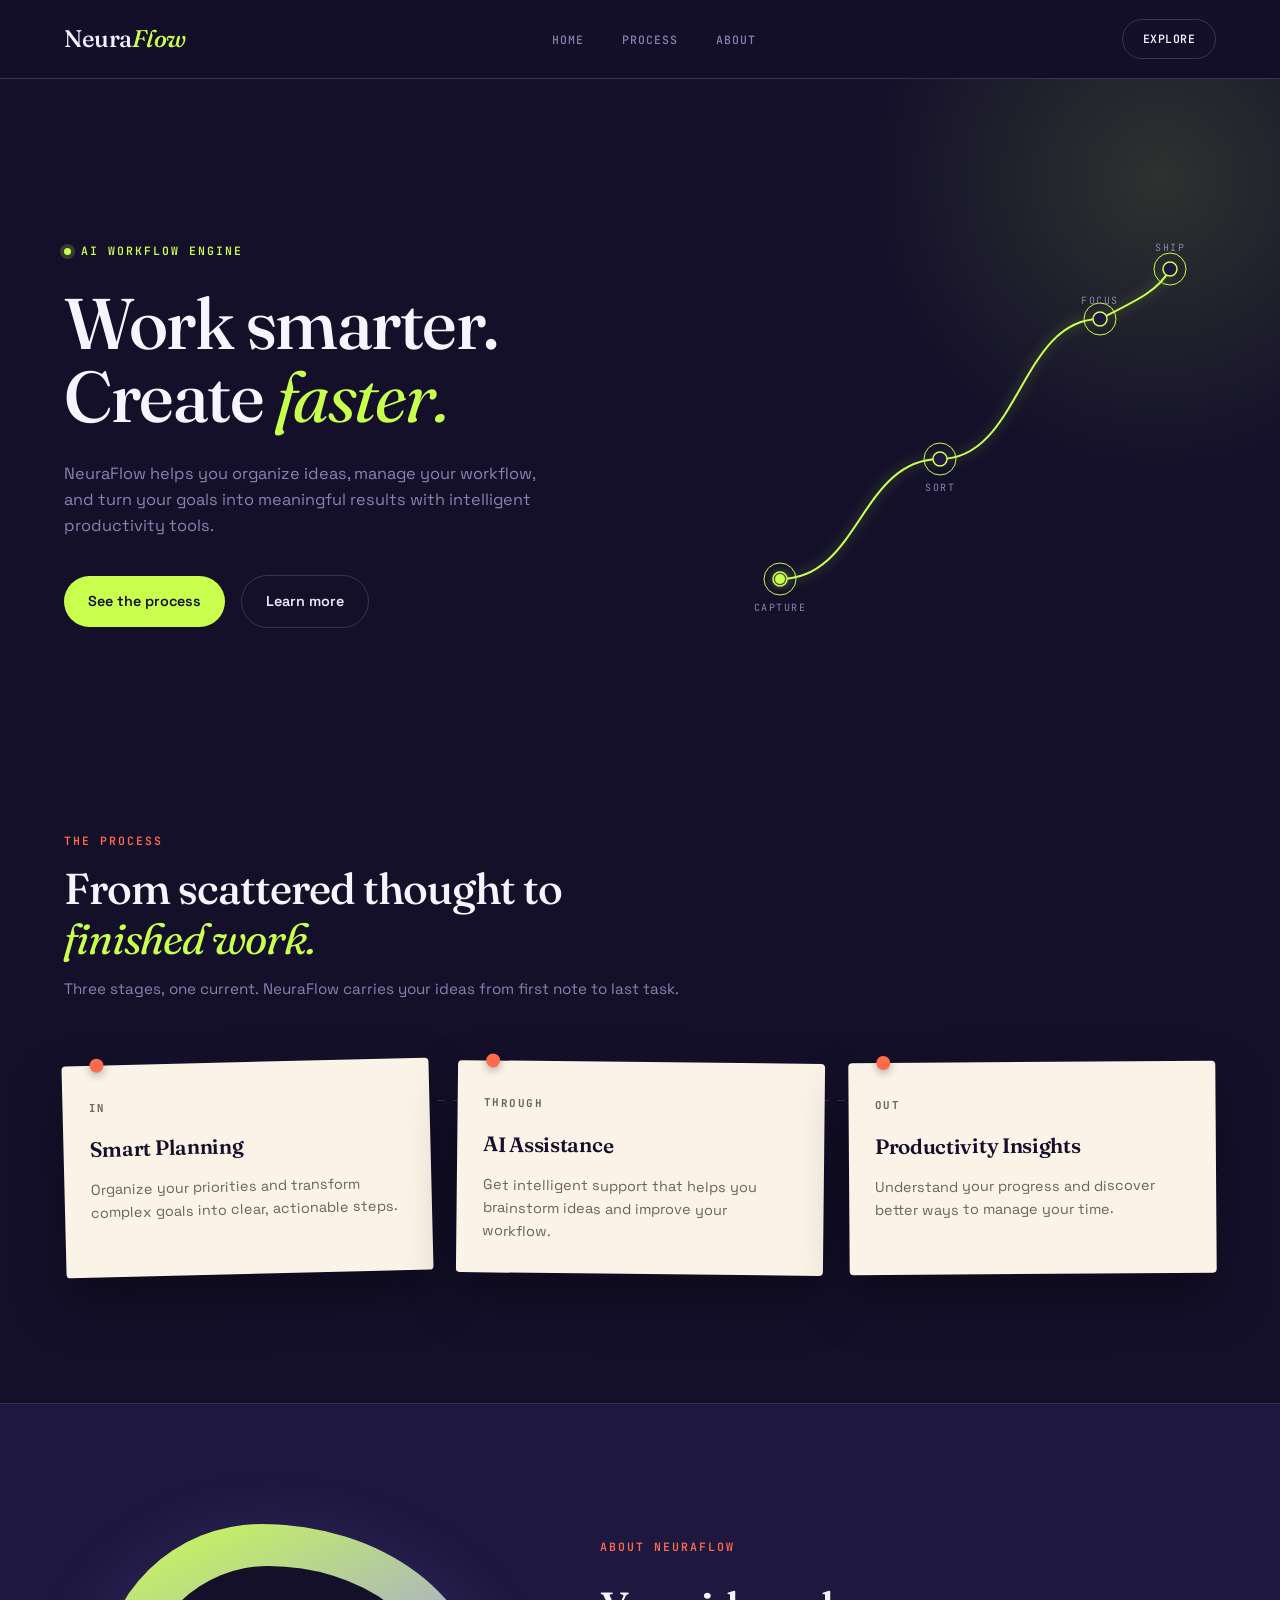
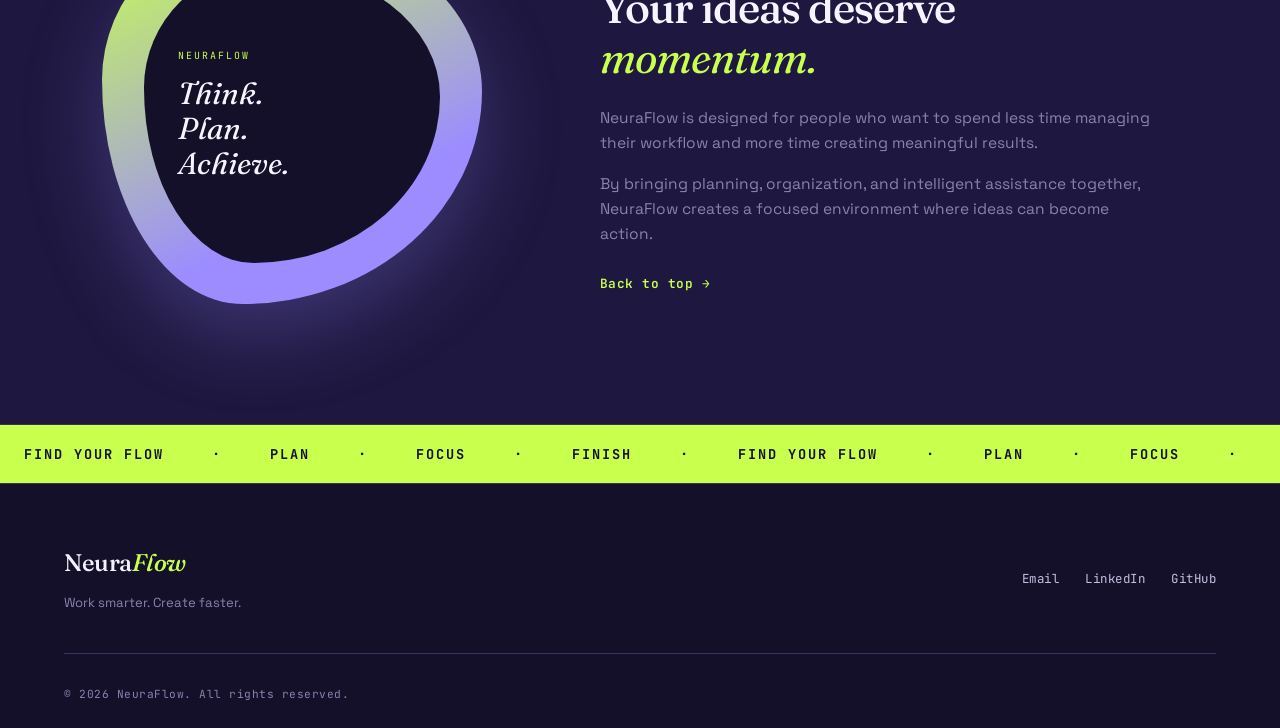
<file: WebDev-L1-LandingPage/index.html>
<!DOCTYPE html>
<html lang="en">
<head>
    <meta charset="UTF-8">
    <meta name="viewport" content="width=device-width, initial-scale=1.0">

    <title>NeuraFlow | Find your Flow</title>

    <link rel="preconnect" href="https://fonts.googleapis.com">
    <link rel="preconnect" href="https://fonts.gstatic.com" crossorigin>

    <link href="https://fonts.googleapis.com/css2?family=Fraunces:ital,wght@0,400;0,500;0,600;1,400;1,500&family=Space+Grotesk:wght@400;500;600;700&family=JetBrains+Mono:wght@400;500;700&display=swap" rel="stylesheet">

    <link rel="stylesheet" href="style.css">
</head>

<body>

    <!-- Navigation -->
    <header class="header">
        <nav class="navbar container">

            <a href="#home" class="logo">
                Neura<em>Flow</em>
            </a>

            <ul class="nav-links">
                <li><a href="#home">Home</a></li>
                <li><a href="#process">Process</a></li>
                <li><a href="#about">About</a></li>
            </ul>

            <a href="#process" class="nav-button">
                Explore
            </a>

        </nav>
    </header>


    <!-- Hero Section -->
    <main>

        <section id="home" class="hero">

            <div class="container hero-content">

                <div class="hero-text">

                    <span class="eyebrow">
                        AI Workflow Engine
                    </span>

                    <h1>
                        Work smarter.<br>
                        Create <em>faster.</em>
                    </h1>

                    <p>
                        NeuraFlow helps you organize ideas, manage your workflow,
                        and turn your goals into meaningful results with intelligent
                        productivity tools.
                    </p>

                    <div class="hero-actions">
                        <a href="#process" class="primary-button">
                            See the process
                        </a>

                        <a href="#about" class="secondary-button">
                            Learn more
                        </a>
                    </div>

                </div>


                <!-- Signature graphic representing the NeuraFlow workflow -->
                <div class="flow-graphic" aria-hidden="true">
                    <svg viewBox="0 0 460 460">

                        <path class="flow-path" d="M40,380 C120,380 120,260 200,260 C280,260 280,120 360,120 C400,100 420,90 430,70" />
                        <path class="flow-path glow" d="M40,380 C120,380 120,260 200,260 C280,260 280,120 360,120 C400,100 420,90 430,70" />

                        <g class="flow-node pulse">
                            <circle class="ring" cx="40" cy="380" r="16" />
                            <circle class="core" cx="40" cy="380" r="7" />
                            <text class="flow-label" x="40" y="412" text-anchor="middle">Capture</text>
                        </g>

                        <g class="flow-node pulse">
                            <circle class="ring" cx="200" cy="260" r="16" />
                            <circle class="core" cx="200" cy="260" r="7" />
                            <text class="flow-label" x="200" y="292" text-anchor="middle">Sort</text>
                        </g>

                        <g class="flow-node pulse">
                            <circle class="ring" cx="360" cy="120" r="16" />
                            <circle class="core" cx="360" cy="120" r="7" />
                            <text class="flow-label" x="360" y="105" text-anchor="middle">Focus</text>
                        </g>

                        <g class="flow-node pulse">
                            <circle class="ring" cx="430" cy="70" r="16" />
                            <circle class="core" cx="430" cy="70" r="7" />
                            <text class="flow-label" x="430" y="52" text-anchor="middle">Ship</text>
                        </g>

                        <g class="flow-dot">
                            <circle r="5" />
                        </g>

                    </svg>
                </div>

            </div>

        </section>


        <!-- Process Section (formerly "Features") -->
        <section id="process" class="process section">

            <div class="container">

                <div class="section-heading">

                    <span class="section-label">
                        THE PROCESS
                    </span>

                    <h2>
                        From scattered thought to
                        <em>finished work.</em>
                    </h2>

                    <p>
                        Three stages, one current. NeuraFlow carries your ideas
                        from first note to last task.
                    </p>

                </div>


                <div class="process-track">

                    <article class="stage">
                        <span class="stage-tag">IN</span>
                        <h3>Smart Planning</h3>
                        <p>
                            Organize your priorities and transform
                            complex goals into clear, actionable steps.
                        </p>
                    </article>


                    <article class="stage">
                        <span class="stage-tag">THROUGH</span>
                        <h3>AI Assistance</h3>
                        <p>
                            Get intelligent support that helps you
                            brainstorm ideas and improve your workflow.
                        </p>
                    </article>


                    <article class="stage">
                        <span class="stage-tag">OUT</span>
                        <h3>Productivity Insights</h3>
                        <p>
                            Understand your progress and discover
                            better ways to manage your time.
                        </p>
                    </article>

                </div>

            </div>

        </section>


        <!-- About Section -->
        <section id="about" class="about">

            <div class="container about-content">

                <div class="blob">

                    <div class="blob-inner">
                        <span>NEURAFLOW</span>
                        <strong>Think.<br>Plan.<br>Achieve.</strong>
                    </div>

                </div>


                <div class="about-text">

                    <span class="section-label">
                        ABOUT NEURAFLOW
                    </span>

                    <h2>
                        Your ideas deserve
                        <em>momentum.</em>
                    </h2>

                    <p>
                        NeuraFlow is designed for people who want to
                        spend less time managing their workflow and
                        more time creating meaningful results.
                    </p>

                    <p>
                        By bringing planning, organization, and
                        intelligent assistance together, NeuraFlow
                        creates a focused environment where ideas
                        can become action.
                    </p>

                    <a href="#home" class="text-link">
                        Back to top →
                    </a>

                </div>

            </div>

        </section>

    </main>


    <!-- Marquee -->
    <div class="marquee" aria-hidden="true">
        <div class="marquee-track">
            <span>FIND YOUR FLOW</span><span>&middot;</span>
            <span>PLAN</span><span>&middot;</span>
            <span>FOCUS</span><span>&middot;</span>
            <span>FINISH</span><span>&middot;</span>
            <span>FIND YOUR FLOW</span><span>&middot;</span>
            <span>PLAN</span><span>&middot;</span>
            <span>FOCUS</span><span>&middot;</span>
            <span>FINISH</span><span>&middot;</span>
        </div>
    </div>


    <!-- Footer -->
    <footer class="footer">

        <div class="container footer-content">

            <div>
                <a href="#home" class="logo">
                    Neura<em>Flow</em>
                </a>

                <p>
                    Work smarter. Create faster.
                </p>
            </div>


 <div class="footer-links">

    <a href="mailto:hello@neuraflow.com">
        Email
    </a>

    <a href="https://www.linkedin.com/in/menna-ali-485ab9312/" target="_blank" rel="noopener noreferrer">
        LinkedIn
    </a>

    <a href="https://github.com/Mennaali30" target="_blank" rel="noopener noreferrer">
        GitHub
    </a>

</div>

        </div>


        <div class="container copyright">

            <p>
                © 2026 NeuraFlow. All rights reserved.
            </p>

        </div>

    </footer>

</body>
</html>
</file>
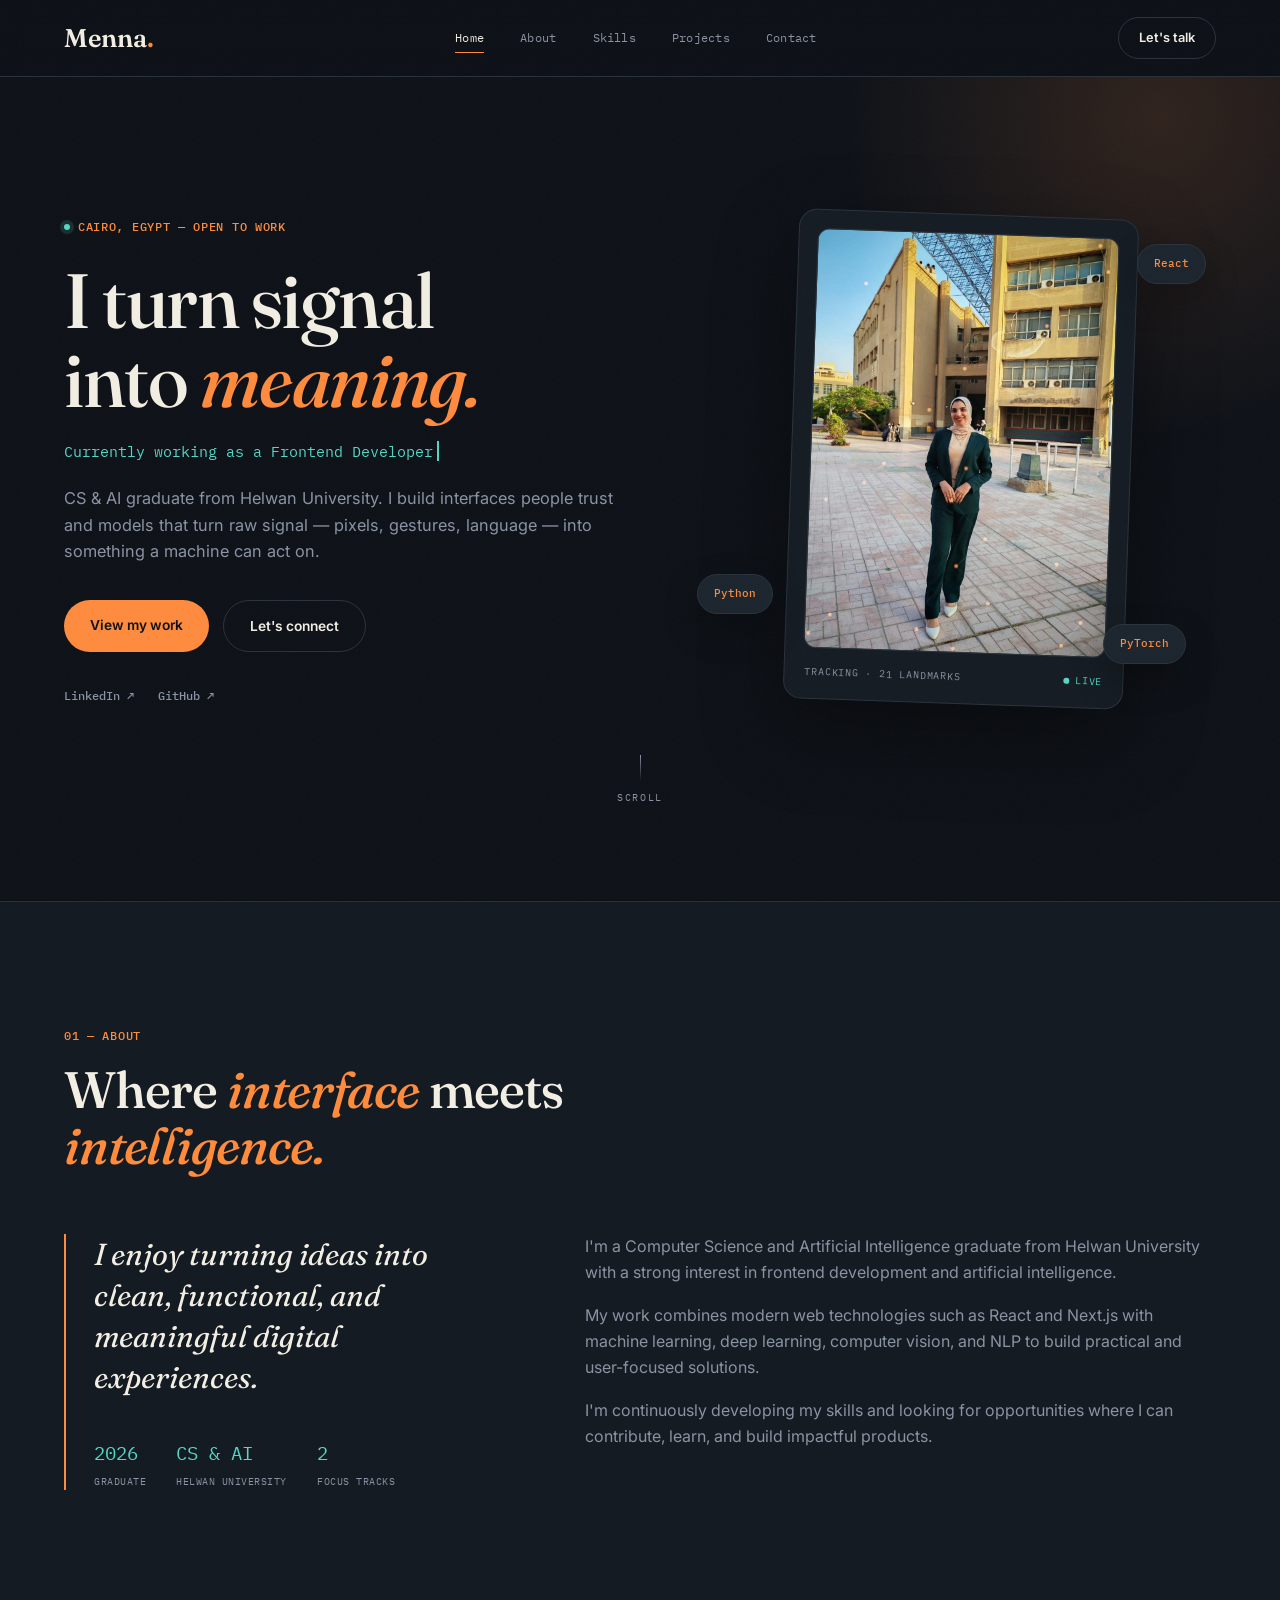
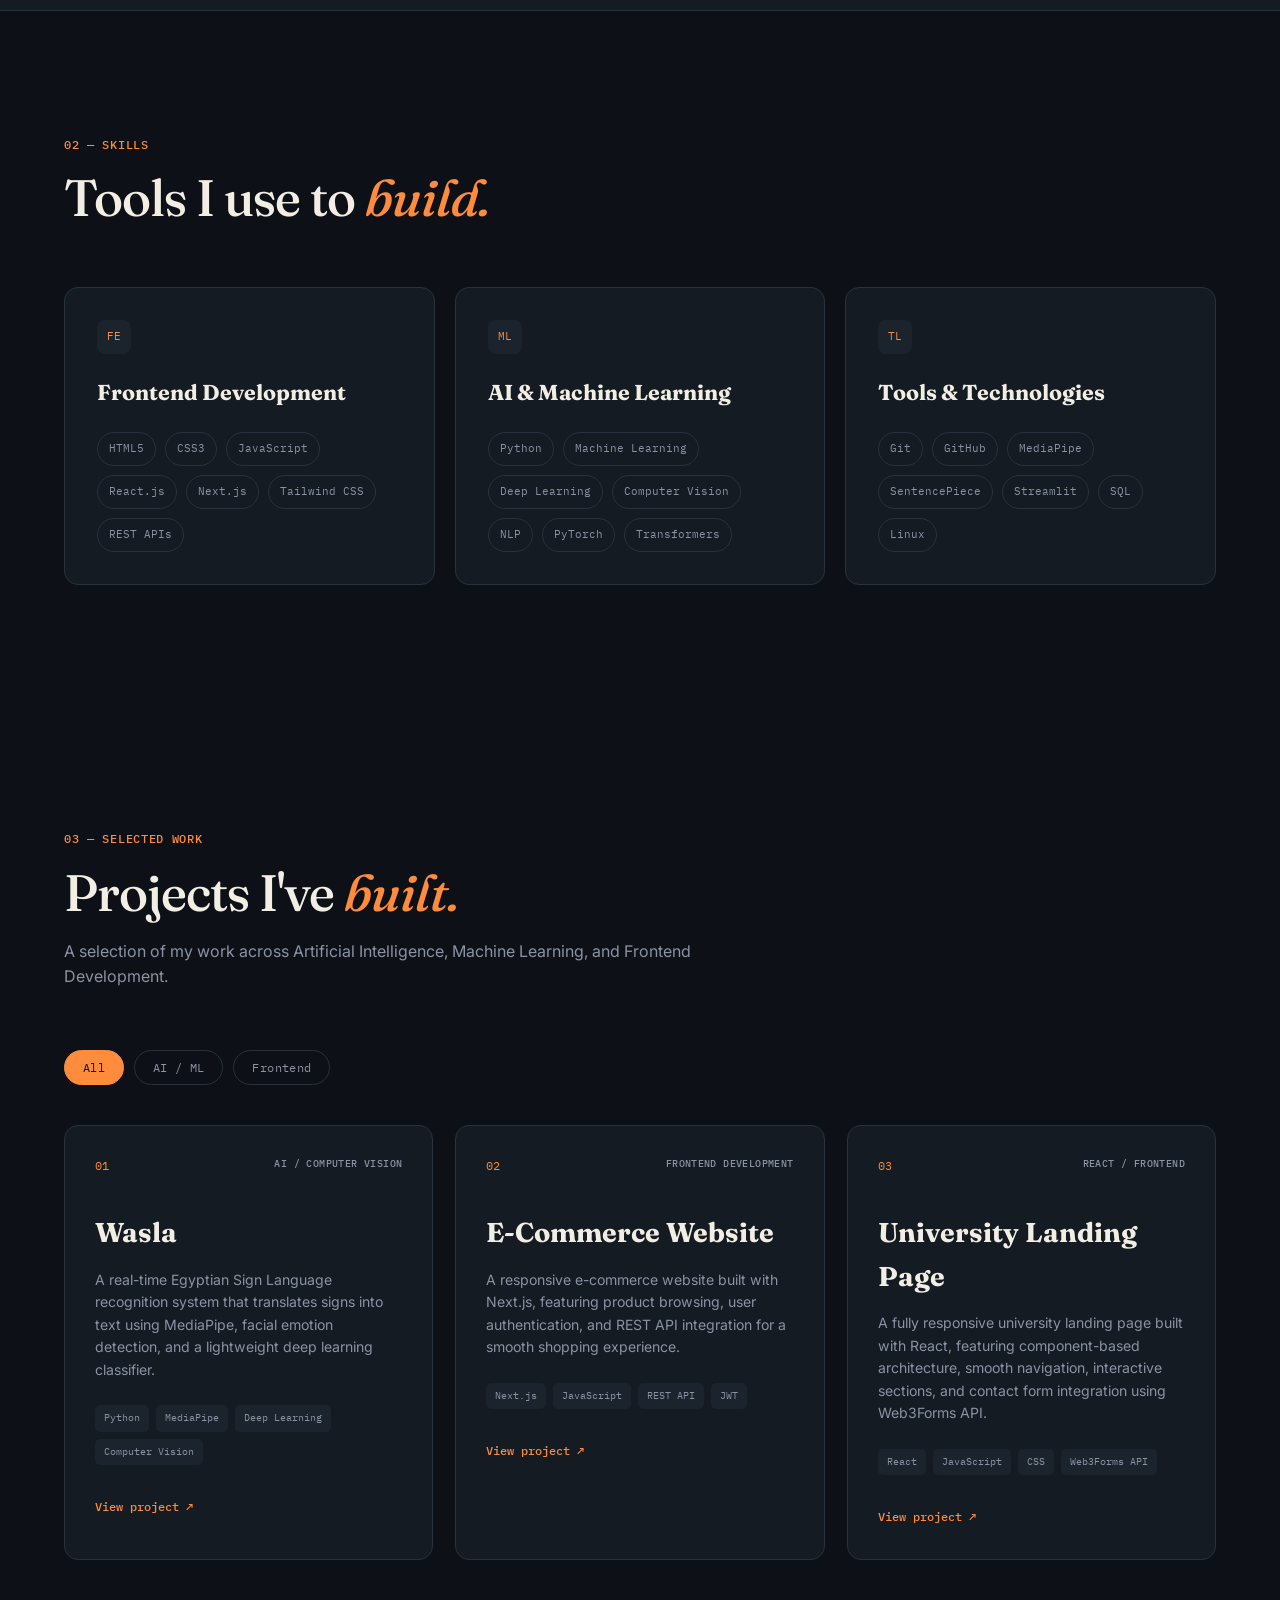
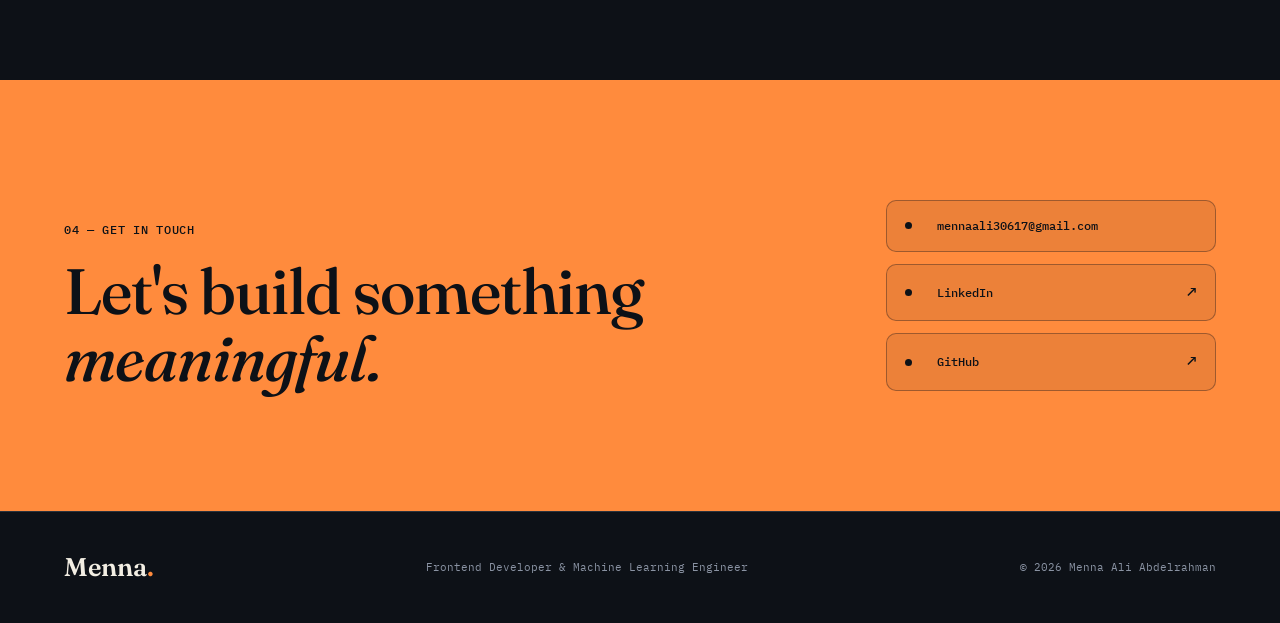
<file: WebDev-L1-PersonalPortfolio/index.html>
<!DOCTYPE html>
<html lang="en">
<head>
  <meta charset="UTF-8">
  <meta name="viewport" content="width=device-width, initial-scale=1.0">
  <title>Menna Ali | Frontend Developer &amp; ML Engineer</title>
  <meta name="description" content="Menna Ali Abdelrahman - Frontend Developer and Machine Learning Engineer Portfolio.">

  <link rel="preconnect" href="https://fonts.googleapis.com">
  <link rel="preconnect" href="https://fonts.gstatic.com" crossorigin>
  <link href="https://fonts.googleapis.com/css2?family=Fraunces:ital,opsz,wght@0,9..144,400;0,9..144,500;0,9..144,600;1,9..144,500&family=Inter:wght@400;500;600&family=IBM+Plex+Mono:wght@400;500;600&display=swap" rel="stylesheet">

  <link rel="stylesheet" href="style.css">
</head>
<body>

  <!-- grain overlay for texture -->
  <div class="grain" aria-hidden="true"></div>

  <!-- ===== NAV ===== -->
  <header class="header">
    <nav class="navbar container">
      <a href="#home" class="logo">Menna<span>.</span></a>

      <ul class="nav-links" id="navLinks">
        <li><a href="#home" class="nav-link" data-nav="home">Home</a></li>
        <li><a href="#about" class="nav-link" data-nav="about">About</a></li>
        <li><a href="#skills" class="nav-link" data-nav="skills">Skills</a></li>
        <li><a href="#projects" class="nav-link" data-nav="projects">Projects</a></li>
        <li><a href="#contact" class="nav-link" data-nav="contact">Contact</a></li>
      </ul>

      <div class="nav-right">
        <a href="#contact" class="nav-button">Let's talk</a>
        <button class="menu-toggle" id="menuToggle" aria-label="Toggle navigation" aria-expanded="false">
          <span></span><span></span><span></span>
        </button>
      </div>
    </nav>
  </header>

  <main>

    <!-- ===== HERO ===== -->
    <section id="home" class="hero">
      <div class="container hero-content">

        <div class="hero-text" data-reveal>
          <span class="eyebrow">
            <span class="eyebrow-dot"></span>
            Cairo, Egypt — Open to work
          </span>

          <h1>I turn signal<br>into <em>meaning.</em></h1>

          <p class="hero-role">
            Currently working as a
            <span class="role-rotator"><span class="role-text" id="roleText">Frontend Developer</span></span>
          </p>

          <p class="hero-desc">
            CS &amp; AI graduate from Helwan University. I build interfaces
            people trust and models that turn raw signal — pixels, gestures,
            language — into something a machine can act on.
          </p>

          <div class="hero-actions">
            <a href="#projects" class="primary-button">View my work</a>
            <a href="#contact" class="secondary-button">Let's connect</a>
          </div>

          <div class="social-links">
            <a href="https://www.linkedin.com/in/menna-ali-485ab9312/" target="_blank" rel="noopener noreferrer">LinkedIn <span class="arrow">↗</span></a>
            <a href="https://github.com/Mennaali30" target="_blank" rel="noopener noreferrer">GitHub <span class="arrow">↗</span></a>
          </div>
        </div>

        <div class="hero-visual" data-reveal>
          <div class="visual-card">
            <div class="hero-image">
              <img src="images/profile.jpeg" alt="Menna Ali">
              <canvas id="landmarkCanvas" class="landmark-canvas"></canvas>
            </div>
            <div class="visual-footer">
              <span class="code-label">TRACKING · 21 LANDMARKS</span>
              <span class="code-label code-label-live"><span class="live-dot"></span>LIVE</span>
            </div>
          </div>

          <div class="floating-badge badge-one">React</div>
          <div class="floating-badge badge-two">Python</div>
          <div class="floating-badge badge-three">PyTorch</div>
        </div>

      </div>

      <div class="scroll-hint" aria-hidden="true">
        <span></span>
        scroll
      </div>
    </section>

    <!-- ===== ABOUT ===== -->
    <section id="about" class="about section">
      <div class="container">

        <div class="section-heading" data-reveal>
          <span class="section-label">01 — About</span>
          <h2>Where <em>interface</em> meets <em>intelligence.</em></h2>
        </div>

        <div class="about-content">
          <div class="about-intro" data-reveal>
            <p class="large-text">
              I enjoy turning ideas into clean, functional,
              and meaningful digital experiences.
            </p>

            <div class="stat-readout">
              <div class="stat">
                <span class="stat-value">2026</span>
                <span class="stat-label">Graduate</span>
              </div>
              <div class="stat">
                <span class="stat-value">CS &amp; AI</span>
                <span class="stat-label">Helwan University</span>
              </div>
              <div class="stat">
                <span class="stat-value">2</span>
                <span class="stat-label">Focus tracks</span>
              </div>
            </div>
          </div>

          <div class="about-text" data-reveal>
            <p>
              I'm a Computer Science and Artificial Intelligence
              graduate from Helwan University with a strong
              interest in frontend development and artificial
              intelligence.
            </p>
            <p>
              My work combines modern web technologies such as
              React and Next.js with machine learning, deep
              learning, computer vision, and NLP to build
              practical and user-focused solutions.
            </p>
            <p>
              I'm continuously developing my skills and looking
              for opportunities where I can contribute,
              learn, and build impactful products.
            </p>
          </div>
        </div>

      </div>
    </section>

    <!-- ===== SKILLS ===== -->
    <section id="skills" class="skills section">
      <div class="container">

        <div class="section-heading" data-reveal>
          <span class="section-label">02 — Skills</span>
          <h2>Tools I use to <em>build.</em></h2>
        </div>

        <div class="skills-grid">
          <div class="skill-category" data-reveal>
            <span class="skill-number">FE</span>
            <h3>Frontend Development</h3>
            <div class="skill-list">
              <span>HTML5</span>
              <span>CSS3</span>
              <span>JavaScript</span>
              <span>React.js</span>
              <span>Next.js</span>
              <span>Tailwind CSS</span>
              <span>REST APIs</span>
            </div>
          </div>

          <div class="skill-category" data-reveal>
            <span class="skill-number">ML</span>
            <h3>AI &amp; Machine Learning</h3>
            <div class="skill-list">
              <span>Python</span>
              <span>Machine Learning</span>
              <span>Deep Learning</span>
              <span>Computer Vision</span>
              <span>NLP</span>
              <span>PyTorch</span>
              <span>Transformers</span>
            </div>
          </div>

          <div class="skill-category" data-reveal>
            <span class="skill-number">TL</span>
            <h3>Tools &amp; Technologies</h3>
            <div class="skill-list">
              <span>Git</span>
              <span>GitHub</span>
              <span>MediaPipe</span>
              <span>SentencePiece</span>
              <span>Streamlit</span>
              <span>SQL</span>
              <span>Linux</span>
            </div>
          </div>
        </div>

      </div>
    </section>

    <!-- ===== PROJECTS ===== -->
    <section id="projects" class="projects section">
      <div class="container">

        <div class="section-heading" data-reveal>
          <span class="section-label">03 — Selected work</span>
          <h2>Projects I've <em>built.</em></h2>
          <p>A selection of my work across Artificial Intelligence, Machine Learning, and Frontend Development.</p>
        </div>

        <div class="project-filters" data-reveal role="tablist" aria-label="Filter projects">
          <button class="filter-btn is-active" data-filter="all" type="button">All</button>
          <button class="filter-btn" data-filter="ai" type="button">AI / ML</button>
          <button class="filter-btn" data-filter="frontend" type="button">Frontend</button>
        </div>

        <div class="projects-grid">

          <!-- Project 1 - Wasla -->
          <article class="project-card" data-category="ai" data-reveal>
            <div class="project-top">
              <span class="project-number">01</span>
              <span class="project-type">AI / Computer Vision</span>
            </div>
            <h3>Wasla</h3>
            <p>
              A real-time Egyptian Sign Language recognition system
              that translates signs into text using MediaPipe,
              facial emotion detection, and a lightweight deep
              learning classifier.
            </p>
            <div class="project-tech">
              <span>Python</span>
              <span>MediaPipe</span>
              <span>Deep Learning</span>
              <span>Computer Vision</span>
            </div>
            <a href="https://www.linkedin.com/posts/menna-ali-485ab9312_wasla-graduation-computerscience-activity-7473482820712214528-WxEz?utm_source=share&utm_medium=member_desktop&rcm=ACoAAE-KkmUBebKv8Lu7RuF2dlZaSd_J2w_2vgA" class="project-link" target="_blank">View project <span class="arrow">↗</span></a>
          </article>

          <!-- Project 2 - E-Commerce -->
          <article class="project-card" data-category="frontend" data-reveal>
            <div class="project-top">
              <span class="project-number">02</span>
              <span class="project-type">Frontend Development</span>
            </div>
            <h3>E-Commerce Website</h3>
            <p>
              A responsive e-commerce website built with Next.js,
              featuring product browsing, user authentication,
              and REST API integration for a smooth shopping
              experience.
            </p>
            <div class="project-tech">
              <span>Next.js</span>
              <span>JavaScript</span>
              <span>REST API</span>
              <span>JWT</span>
            </div>
            <a href="https://www.linkedin.com/posts/menna-ali-485ab9312_nextjs-ecommerce-webdevelopment-activity-7418288437356814336-WFMY?utm_source=share&utm_medium=member_desktop&rcm=ACoAAE-KkmUBebKv8Lu7RuF2dlZaSd_J2w_2vgA" class="project-link" target="_blank">View project <span class="arrow">↗</span></a>
          </article>

          <!-- Project 3 - University landing page -->
          <article class="project-card" data-category="frontend" data-reveal>
            <div class="project-top">
              <span class="project-number">03</span>
              <span class="project-type">React / Frontend</span>
            </div>
            <h3>University Landing Page</h3>
            <p>
              A fully responsive university landing page built
              with React, featuring component-based architecture,
              smooth navigation, interactive sections, and
              contact form integration using Web3Forms API.
            </p>
            <div class="project-tech">
              <span>React</span>
              <span>JavaScript</span>
              <span>CSS</span>
              <span>Web3Forms API</span>
            </div>
            <a href="https://www.linkedin.com/posts/menna-ali-485ab9312_reactjs-frontenddevelopment-webdevelopment-activity-7428584336280408064-nVuO?utm_source=share&utm_medium=member_desktop&rcm=ACoAAE-KkmUBebKv8Lu7RuF2dlZaSd_J2w_2vgA" class="project-link" target="_blank">View project <span class="arrow">↗</span></a>
          </article>

        </div>
      </div>
    </section>

    <!-- ===== CONTACT ===== -->
    <section id="contact" class="contact section">
      <div class="container contact-content">

        <div data-reveal>
          <span class="section-label">04 — Get in touch</span>
          <h2>Let's build something <em>meaningful.</em></h2>
        </div>

        <div class="contact-info" data-reveal>
          <a href="mailto:mennaali30617@gmail.com">mennaali30617@gmail.com</a>
          <a href="https://www.linkedin.com/in/menna-ali-485ab9312/" target="_blank" rel="noopener noreferrer">LinkedIn <span class="arrow">↗</span></a>
          <a href="https://github.com/Mennaali30" target="_blank" rel="noopener noreferrer">GitHub <span class="arrow">↗</span></a>
        </div>

      </div>
    </section>

  </main>

  <!-- ===== FOOTER ===== -->
  <footer class="footer">
    <div class="container footer-content">
      <a href="#home" class="logo">Menna<span>.</span></a>
      <p>Frontend Developer &amp; Machine Learning Engineer</p>
      <p>© 2026 Menna Ali Abdelrahman</p>
    </div>
  </footer>

  <button class="back-to-top" id="backToTop" aria-label="Back to top">↑</button>

  <script src="script.js"></script>
</body>
</html>
</file>
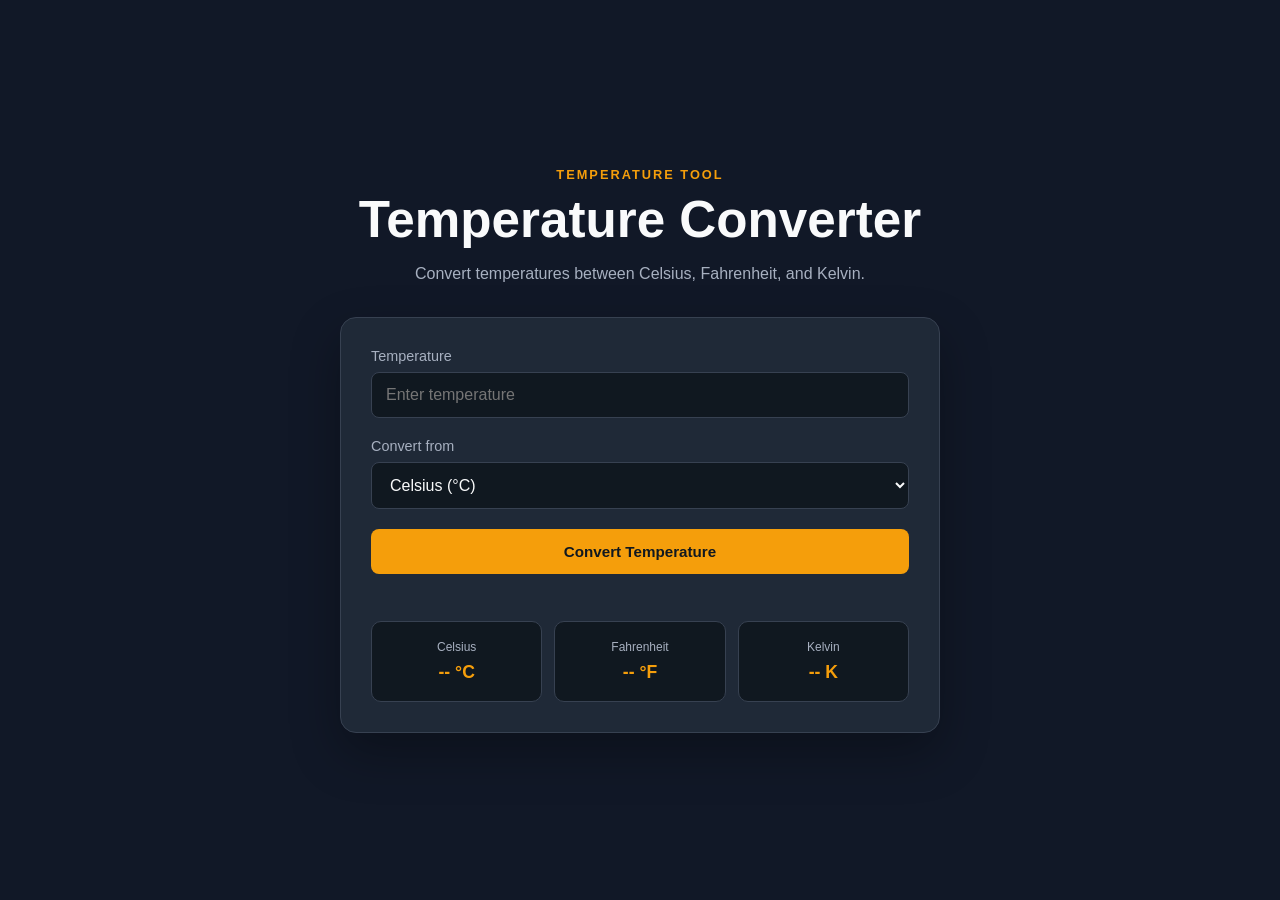
<file: WebDev-L1-TemperatureConverter/index.html>
<!DOCTYPE html>
<html lang="en">
<head>
  <meta charset="UTF-8">
  <meta name="viewport" content="width=device-width, initial-scale=1.0">

  <title>Temperature Converter</title>

  <link rel="stylesheet" href="style.css">
</head>

<body>

  <main class="converter">

    <div class="heading">
      <p class="small-title">Temperature Tool</p>
      <h1>Temperature Converter</h1>
      <p>
        Convert temperatures between Celsius, Fahrenheit, and Kelvin.
      </p>
    </div>

    <div class="converter-box">

      <div class="input-group">
        <label for="temperature">Temperature</label>
        <input
          type="number"
          id="temperature"
          placeholder="Enter temperature"
          step="any"
        >
      </div>

      <div class="input-group">
        <label for="unit">Convert from</label>

        <select id="unit">
          <option value="celsius">Celsius (°C)</option>
          <option value="fahrenheit">Fahrenheit (°F)</option>
          <option value="kelvin">Kelvin (K)</option>
        </select>
      </div>

      <button id="convertBtn">Convert Temperature</button>

      <p id="errorMessage" class="error-message"></p>

      <div id="results" class="results">

        <div class="result-card">
          <span>Celsius</span>
          <strong id="celsiusResult">-- °C</strong>
        </div>

        <div class="result-card">
          <span>Fahrenheit</span>
          <strong id="fahrenheitResult">-- °F</strong>
        </div>

        <div class="result-card">
          <span>Kelvin</span>
          <strong id="kelvinResult">-- K</strong>
        </div>

      </div>

    </div>

  </main>

  <script src="script.js"></script>

</body>
</html>
</file>
<file: WebDev-L1-LandingPage/style.css>
/* ================================
   Base Styles
================================ */

* {
    margin: 0;
    padding: 0;
    box-sizing: border-box;
}

html {
    scroll-behavior: smooth;
}

body {
    font-family: "Space Grotesk", sans-serif;
    background: #14102a;
    color: #c6bfe0;
    line-height: 1.6;
    overflow-x: hidden;
}

a {
    text-decoration: none;
    color: inherit;
}

ul {
    list-style: none;
}

.container {
    width: min(1180px, 90%);
    margin: 0 auto;
}

.section {
    padding: 100px 0;
}

:focus-visible {
    outline: 2px solid #c9ff4d;
    outline-offset: 3px;
}

@media (prefers-reduced-motion: reduce) {

    * {
        animation-duration: 0.001ms !important;
        animation-iteration-count: 1 !important;
        transition-duration: 0.001ms !important;
    }

}


/* ================================
   Header / Navigation
================================ */

.header {
    position: sticky;
    top: 0;
    z-index: 1000;

    background: rgba(20, 16, 42, 0.82);
    backdrop-filter: blur(14px);

    border-bottom: 1px solid #3a3160;
}

.navbar {
    min-height: 78px;

    display: flex;
    align-items: center;
    justify-content: space-between;
    gap: 30px;
}

.logo {
    font-family: "Fraunces", serif;
    font-size: 1.5rem;
    font-weight: 500;
    letter-spacing: -0.5px;

    color: #f5f0ff;
}

.logo em {
    font-style: italic;
    color: #c9ff4d;
}

.nav-links {
    display: flex;
    align-items: center;
    gap: 38px;
}

.nav-links a {
    font-family: "JetBrains Mono", monospace;
    color: #8a82ae;
    font-size: 0.72rem;
    font-weight: 500;
    letter-spacing: 1px;
    text-transform: uppercase;

    transition: color 0.25s ease;
}

.nav-links a:hover {
    color: #c9ff4d;
}

.nav-button {
    padding: 10px 20px;

    border: 1px solid #3a3160;
    border-radius: 100px;

    font-family: "JetBrains Mono", monospace;
    font-size: 0.72rem;
    font-weight: 600;
    letter-spacing: 0.5px;
    text-transform: uppercase;
    color: #f5f0ff;

    transition: all 0.3s ease;
}

.nav-button:hover {
    background: #c9ff4d;
    border-color: #c9ff4d;
    color: #14102a;
}


/* ================================
   Hero
================================ */

.hero {
    position: relative;
    padding: 120px 0 100px;
    overflow: hidden;
}

/* soft glow sitting behind the headline, doesn't affect layout */
.hero::before {
    content: "";
    position: absolute;
    top: -200px;
    right: -180px;

    width: 600px;
    height: 600px;
    border-radius: 50%;

    background: radial-gradient(circle, rgba(201, 255, 77, 0.14), transparent 70%);
    pointer-events: none;
}

.hero-content {
    position: relative;

    display: grid;
    grid-template-columns: 1.1fr 0.9fr;
    align-items: center;
    gap: 60px;
}

.eyebrow {
    display: inline-flex;
    align-items: center;
    gap: 10px;

    font-family: "JetBrains Mono", monospace;
    font-size: 0.72rem;
    font-weight: 600;
    letter-spacing: 2px;
    text-transform: uppercase;
    color: #c9ff4d;

    margin-bottom: 26px;
}

.eyebrow::before {
    content: "";
    width: 7px;
    height: 7px;
    border-radius: 50%;

    background: #c9ff4d;
    box-shadow: 0 0 0 4px rgba(201, 255, 77, 0.18);

    animation: blink 2.4s ease-in-out infinite;
}

@keyframes blink {

    0%, 100% {
        opacity: 1;
    }

    50% {
        opacity: 0.35;
    }

}

.hero h1 {
    font-family: "Fraunces", serif;
    font-weight: 500;
    font-size: clamp(2.6rem, 5.6vw, 4.6rem);
    line-height: 1.02;
    letter-spacing: -1.5px;
    color: #f8f4ff;

    max-width: 640px;
    margin-bottom: 28px;
}

.hero h1 em {
    font-style: italic;
    font-weight: 400;
    color: #c9ff4d;
}

.hero-text p {
    max-width: 500px;

    color: #8a82ae;
    font-size: 1.02rem;

    margin-bottom: 36px;
}

.hero-actions {
    display: flex;
    align-items: center;
    gap: 16px;
    flex-wrap: wrap;
}

.primary-button,
.secondary-button {
    padding: 14px 24px;
    border-radius: 100px;

    font-size: 0.9rem;
    font-weight: 600;

    transition: all 0.3s ease;
}

.primary-button {
    background: #c9ff4d;
    color: #14102a;
}

.primary-button:hover {
    transform: translateY(-2px);
    box-shadow: 0 12px 30px rgba(201, 255, 77, 0.25);
}

.secondary-button {
    border: 1px solid #3a3160;
    color: #ede8fa;
}

.secondary-button:hover {
    border-color: #ff6a4d;
    color: #ff6a4d;
}


/* ================================
   Hero Graphic
================================ */

.flow-graphic {
    position: relative;
    width: 100%;
    max-width: 460px;
    margin-inline: auto;
    aspect-ratio: 1 / 1;
}

.flow-graphic svg {
    width: 100%;
    height: 100%;
    overflow: visible;
}

.flow-path {
    fill: none;
    stroke: #3a3160;
    stroke-width: 2;
    stroke-linecap: round;
}

.flow-path.glow {
    stroke: #c9ff4d;
    stroke-dasharray: 620;
    stroke-dashoffset: 620;

    filter: drop-shadow(0 0 6px rgba(201, 255, 77, 0.5));

    animation: draw 2.6s ease forwards 0.4s;
}

@keyframes draw {

    to {
        stroke-dashoffset: 0;
    }

}

.flow-dot {
    offset-path: path('M40,380 C120,380 120,260 200,260 C280,260 280,120 360,120 C400,100 420,90 430,70');
    offset-rotate: 0deg;

    animation: travel 4.5s linear infinite;
}

@keyframes travel {

    0% {
        offset-distance: 0%;
    }

    100% {
        offset-distance: 100%;
    }

}

.flow-dot circle {
    fill: #c9ff4d;
    filter: drop-shadow(0 0 5px rgba(201, 255, 77, 0.9));
}

.flow-node {
    transform-origin: center;
}

.flow-node circle.core {
    fill: #1e1840;
    stroke: #c9ff4d;
    stroke-width: 1.5;
}

.flow-node.pulse circle.ring {
    fill: none;
    stroke: #c9ff4d;
    stroke-width: 1;
    transform-origin: center;

    animation: pulse 2.6s ease-out infinite;
}

.flow-node:nth-child(2).pulse circle.ring {
    animation-delay: 0.6s;
}

.flow-node:nth-child(3).pulse circle.ring {
    animation-delay: 1.2s;
}

.flow-node:nth-child(4).pulse circle.ring {
    animation-delay: 1.8s;
}

@keyframes pulse {

    0% {
        r: 16;
        opacity: 0.6;
    }

    100% {
        r: 38;
        opacity: 0;
    }

}

.flow-label {
    font-family: "JetBrains Mono", monospace;
    font-size: 10px;
    letter-spacing: 1.5px;
    text-transform: uppercase;
    fill: #8a82ae;
}


/* ================================
   Process (formerly Features)
================================ */

.process {
    background: #14102a;
    padding: 60px 0 130px;
    position: relative;
}

.section-heading {
    max-width: 620px;
    margin-bottom: 60px;
}

.section-label {
    display: inline-block;

    font-family: "JetBrains Mono", monospace;
    font-size: 0.72rem;
    font-weight: 600;
    letter-spacing: 2px;
    text-transform: uppercase;
    color: #ff6a4d;

    margin-bottom: 14px;
}

.section-heading h2 {
    font-family: "Fraunces", serif;
    font-weight: 500;
    font-size: clamp(1.9rem, 3.4vw, 2.7rem);
    line-height: 1.15;
    letter-spacing: -1px;
    color: #f8f4ff;
}

.section-heading h2 em {
    font-style: italic;
    font-weight: 400;
    color: #c9ff4d;
}

.section-heading p {
    color: #8a82ae;
    font-size: 0.95rem;
    margin-top: 14px;
}

.process-track {
    position: relative;

    display: grid;
    grid-template-columns: repeat(3, 1fr);
    gap: 26px;
}

.process-track::before {
    content: "";
    position: absolute;
    top: 38px;
    left: 6%;
    right: 6%;
    height: 1px;

    background: repeating-linear-gradient(90deg, #3a3160 0 8px, transparent 8px 16px);
}

.stage {
    position: relative;

    background: #fbf3e7;
    border-radius: 4px;
    padding: 34px 26px 30px;

    box-shadow: 0 24px 50px rgba(0, 0, 0, 0.35);

    transition: transform 0.35s ease, box-shadow 0.35s ease;
}

.stage:nth-child(1) {
    transform: rotate(-1.4deg);
}

.stage:nth-child(2) {
    transform: rotate(0.6deg);
}

.stage:nth-child(3) {
    transform: rotate(-0.4deg);
}

.stage:hover {
    transform: translateY(-6px) rotate(0deg);
    box-shadow: 0 30px 60px rgba(0, 0, 0, 0.45);
}

.stage::before {
    content: "";
    position: absolute;
    top: -7px;
    left: 28px;

    width: 14px;
    height: 14px;
    border-radius: 50%;

    background: #ff6a4d;
    box-shadow: 0 3px 8px rgba(0, 0, 0, 0.3);
}

.stage-tag {
    display: block;

    font-family: "JetBrains Mono", monospace;
    font-size: 0.68rem;
    font-weight: 700;
    letter-spacing: 1.5px;
    color: #6b6355;

    margin-bottom: 16px;
}

.stage h3 {
    font-family: "Fraunces", serif;
    font-weight: 600;
    font-size: 1.3rem;
    letter-spacing: -0.3px;
    color: #14102a;

    margin-bottom: 12px;
}

.stage p {
    color: #6b6355;
    font-size: 0.9rem;
}


/* ================================
   About
================================ */

.about {
    background: #1e1840;
    padding: 120px 0;

    border-top: 1px solid #3a3160;
    border-bottom: 1px solid #3a3160;
}

.about-content {
    display: grid;
    grid-template-columns: 0.85fr 1.15fr;
    align-items: center;
    gap: 80px;
}

.blob {
    position: relative;
    width: 100%;
    max-width: 380px;
    aspect-ratio: 1 / 1;
    margin-inline: auto;

    display: flex;
    align-items: center;
    justify-content: center;

    background: linear-gradient(155deg, #c9ff4d, #9c8cff 70%);
    border-radius: 42% 58% 63% 37% / 41% 44% 56% 59%;
    box-shadow: 0 30px 80px rgba(156, 140, 255, 0.25);

    animation: morph 10s ease-in-out infinite;
}

@keyframes morph {

    0%, 100% {
        border-radius: 42% 58% 63% 37% / 41% 44% 56% 59%;
    }

    50% {
        border-radius: 60% 40% 38% 62% / 55% 60% 40% 45%;
    }

}

.blob-inner {
    width: 78%;
    height: 78%;
    border-radius: inherit;

    display: flex;
    flex-direction: column;
    align-items: flex-start;
    justify-content: center;
    padding: 0 34px;

    background: #14102a;
}

.blob-inner span {
    font-family: "JetBrains Mono", monospace;
    font-size: 0.62rem;
    letter-spacing: 2px;
    color: #c9ff4d;

    margin-bottom: 12px;
}

.blob-inner strong {
    display: block;

    font-family: "Fraunces", serif;
    font-style: italic;
    font-weight: 400;
    font-size: 1.9rem;
    line-height: 1.15;
    color: #f8f4ff;
}

.about-text {
    max-width: 560px;
}

.about-text h2 {
    font-family: "Fraunces", serif;
    font-weight: 500;
    font-size: clamp(1.9rem, 3.4vw, 2.8rem);
    line-height: 1.15;
    letter-spacing: -1px;
    color: #f8f4ff;

    margin: 12px 0 24px;
}

.about-text h2 em {
    font-style: italic;
    font-weight: 400;
    color: #c9ff4d;
}

.about-text p {
    color: #8a82ae;
    font-size: 0.97rem;

    margin-bottom: 16px;
}

.text-link {
    display: inline-flex;
    align-items: center;
    gap: 8px;

    font-family: "JetBrains Mono", monospace;
    font-size: 0.8rem;
    font-weight: 600;
    letter-spacing: 0.5px;
    color: #c9ff4d;

    margin-top: 12px;
}

.text-link:hover {
    color: #ff6a4d;
}


/* ================================
   Marquee
================================ */

.marquee {
    overflow: hidden;
    white-space: nowrap;
    padding: 16px 0;

    background: #c9ff4d;
    color: #14102a;

    border-bottom: 1px solid #3a3160;
}

.marquee-track {
    display: inline-flex;
    animation: scroll 22s linear infinite;
}

.marquee-track span {
    padding: 0 24px;

    font-family: "JetBrains Mono", monospace;
    font-weight: 700;
    font-size: 0.85rem;
    letter-spacing: 2px;
    text-transform: uppercase;
}

@keyframes scroll {

    0% {
        transform: translateX(0);
    }

    100% {
        transform: translateX(-50%);
    }

}


/* ================================
   Footer
================================ */

.footer {
    background: #14102a;
    padding: 60px 0 24px;
}

.footer-content {
    display: flex;
    justify-content: space-between;
    align-items: center;
    gap: 30px;

    padding-bottom: 40px;
    border-bottom: 1px solid #3a3160;
}

.footer p {
    color: #8a82ae;
    font-size: 0.82rem;
    margin-top: 10px;
}

.footer-links {
    display: flex;
    gap: 26px;
}

.footer-links a {
    font-family: "JetBrains Mono", monospace;
    font-size: 0.78rem;
    letter-spacing: 0.5px;
    color: #c6bfe0;

    transition: color 0.25s ease;
}

.footer-links a:hover {
    color: #c9ff4d;
}

.copyright {
    padding-top: 22px;
}

.copyright p {
    font-family: "JetBrains Mono", monospace;
    font-size: 0.7rem;
    letter-spacing: 0.5px;
    color: #8a82ae;
}


/* ================================
   Responsive Design
================================ */

@media (max-width: 900px) {

    .hero-content,
    .about-content {
        grid-template-columns: 1fr;
        gap: 60px;
    }

    .process-track {
        grid-template-columns: 1fr;
    }

    .process-track::before {
        display: none;
    }

}

@media (max-width: 650px) {

    .nav-links {
        display: none;
    }

    .hero {
        padding: 90px 0 70px;
    }

    .about {
        padding: 90px 0;
    }

    .footer-content {
        flex-direction: column;
        align-items: flex-start;
    }

}
</file>
<file: WebDev-L1-PersonalPortfolio/style.css>
:root {
  --ink: #0D1117;
  --surface: #141B22;
  --surface-2: #1B242D;
  --border: #29323C;
  --paper: #F2EEE3;
  --muted: #8A93A3;
  --amber: #FF8B3D;
  --amber-dim: rgba(255, 139, 61, 0.14);
  --teal: #56D6C4;

  --font-display: "Fraunces", serif;
  --font-body: "Inter", sans-serif;
  --font-mono: "IBM Plex Mono", monospace;

  --ease: cubic-bezier(0.19, 1, 0.22, 1);
}

* {
  margin: 0;
  padding: 0;
  box-sizing: border-box;
}

html {
  scroll-behavior: smooth;
}

body {
  position: relative;
  overflow-x: hidden;
  background: var(--ink);
  color: var(--paper);
  font-family: var(--font-body);
  line-height: 1.6;
}

a {
  color: inherit;
  text-decoration: none;
}

ul {
  list-style: none;
}

button {
  border: 0;
  background: none;
  color: inherit;
  font-family: inherit;
  cursor: pointer;
}

.container {
  width: min(1180px, 90%);
  margin: 0 auto;
}

.section {
  padding: 120px 0;
}

::selection {
  background: var(--amber);
  color: var(--ink);
}

.arrow {
  display: inline-block;
  transition: transform 0.3s var(--ease);
}

a:hover .arrow {
  transform: translate(2px, -2px);
}


/* small texture over the page */

.grain {
  position: fixed;
  inset: 0;
  z-index: 2000;
  pointer-events: none;
  opacity: 0.035;
  background-image: url("data:image/svg+xml,%3Csvg xmlns='http://www.w3.org/2000/svg' width='120' height='120'%3E%3Cfilter id='n'%3E%3CfeTurbulence type='fractalNoise' baseFrequency='0.9' numOctaves='2' stitchTiles='stitch'/%3E%3C/filter%3E%3Crect width='100%25' height='100%25' filter='url(%23n)'/%3E%3C/svg%3E");
}


/* elements that appear while scrolling */

[data-reveal] {
  opacity: 0;
  transform: translateY(28px);
  transition:
    opacity 0.8s var(--ease),
    transform 0.8s var(--ease);
}

[data-reveal].is-visible {
  opacity: 1;
  transform: translateY(0);
}

@media (prefers-reduced-motion: reduce) {
  [data-reveal] {
    opacity: 1;
    transform: none;
    transition: none;
  }

  html {
    scroll-behavior: auto;
  }

  *,
  *::before,
  *::after {
    animation-duration: 0.001ms !important;
    animation-iteration-count: 1 !important;
    transition-duration: 0.001ms !important;
  }
}


/* navigation */

.header {
  position: sticky;
  top: 0;
  z-index: 1000;
  border-bottom: 1px solid var(--border);
  background: rgba(13, 17, 23, 0.82);
  backdrop-filter: blur(14px);
}

.navbar {
  min-height: 76px;
  display: flex;
  align-items: center;
  justify-content: space-between;
  gap: 30px;
}

.logo {
  font-family: var(--font-display);
  font-size: 1.6rem;
  font-weight: 600;
}

.logo span {
  color: var(--amber);
}

.nav-links {
  display: flex;
  gap: 8px;
}

.nav-link {
  position: relative;
  display: inline-block;
  padding: 8px 14px;
  color: var(--muted);
  font-family: var(--font-mono);
  font-size: 0.78rem;
  letter-spacing: 0.02em;
  transition: color 0.25s ease;
}

.nav-link::after {
  content: "";
  position: absolute;
  left: 14px;
  right: 14px;
  bottom: 3px;
  height: 1px;
  background: var(--amber);
  transform: scaleX(0);
  transform-origin: left;
  transition: transform 0.3s var(--ease);
}

.nav-link:hover,
.nav-link.is-active {
  color: var(--paper);
}

.nav-link:hover::after,
.nav-link.is-active::after {
  transform: scaleX(1);
}

.nav-right {
  display: flex;
  align-items: center;
  gap: 16px;
}

.nav-button {
  padding: 10px 20px;
  border: 1px solid var(--border);
  border-radius: 100px;
  font-size: 0.8rem;
  font-weight: 600;
  transition: all 0.3s ease;
}

.nav-button:hover {
  border-color: var(--amber);
  background: var(--amber);
  color: var(--ink);
}

.menu-toggle {
  display: none;
  width: 34px;
  height: 34px;
  flex-direction: column;
  justify-content: center;
  gap: 5px;
}

.menu-toggle span {
  display: block;
  height: 1px;
  background: var(--paper);
  transition:
    transform 0.3s var(--ease),
    opacity 0.3s var(--ease);
}

.menu-toggle.is-open span:nth-child(1) {
  transform: translateY(6px) rotate(45deg);
}

.menu-toggle.is-open span:nth-child(2) {
  opacity: 0;
}

.menu-toggle.is-open span:nth-child(3) {
  transform: translateY(-6px) rotate(-45deg);
}


/* hero */

.hero {
  position: relative;
  min-height: calc(100vh - 76px);
  padding: 100px 0 60px;
  display: flex;
  flex-direction: column;
  align-items: center;
  justify-content: center;
  overflow: hidden;
}

.hero::before {
  content: "";
  position: absolute;
  top: -280px;
  right: -200px;
  width: 640px;
  height: 640px;
  border-radius: 50%;
  background: radial-gradient(
    circle,
    var(--amber-dim),
    transparent 70%
  );
  pointer-events: none;
}

.hero-content {
  display: grid;
  grid-template-columns: 1.05fr 0.95fr;
  align-items: center;
  gap: 80px;
}

.eyebrow,
.section-label {
  display: inline-flex;
  align-items: center;
  gap: 8px;
  color: var(--amber);
  font-family: var(--font-mono);
  font-size: 0.72rem;
  font-weight: 500;
  letter-spacing: 0.06em;
  text-transform: uppercase;
}

.eyebrow {
  margin-bottom: 26px;
}

.eyebrow-dot {
  width: 6px;
  height: 6px;
  border-radius: 50%;
  background: var(--teal);
  box-shadow: 0 0 0 4px rgba(86, 214, 196, 0.15);
}

.hero h1 {
  max-width: 720px;
  margin-bottom: 20px;
  color: var(--paper);
  font-family: var(--font-display);
  font-size: clamp(3rem, 6vw, 5.2rem);
  font-weight: 500;
  line-height: 1.02;
  letter-spacing: -1.5px;
}

.hero h1 em {
  color: var(--amber);
  font-style: italic;
  font-weight: 500;
}

.hero-role {
  margin-bottom: 22px;
  color: var(--teal);
  font-family: var(--font-mono);
  font-size: 0.95rem;
}

.role-rotator {
  display: inline-block;
  min-width: 190px;
}

.role-text {
  padding-right: 4px;
  border-right: 2px solid var(--teal);
}

.hero-desc {
  max-width: 560px;
  margin-bottom: 36px;
  color: var(--muted);
  font-size: 1.02rem;
}

.hero-actions {
  display: flex;
  flex-wrap: wrap;
  gap: 14px;
  margin-bottom: 34px;
}

.primary-button,
.secondary-button {
  padding: 14px 26px;
  border-radius: 100px;
  font-size: 0.86rem;
  font-weight: 600;
  transition: all 0.3s var(--ease);
}

.primary-button {
  background: var(--amber);
  color: var(--ink);
}

.primary-button:hover {
  transform: translateY(-3px);
  box-shadow: 0 15px 35px rgba(255, 139, 61, 0.22);
}

.secondary-button {
  border: 1px solid var(--border);
  color: var(--paper);
}

.secondary-button:hover {
  border-color: var(--amber);
  color: var(--amber);
}

.social-links {
  display: flex;
  gap: 24px;
}

.social-links a {
  color: var(--muted);
  font-family: var(--font-mono);
  font-size: 0.76rem;
  font-weight: 500;
  transition: color 0.25s ease;
}

.social-links a:hover {
  color: var(--amber);
}


/* image/card on the right side of the hero */

.hero-visual {
  position: relative;
  min-height: 430px;
  display: flex;
  align-items: center;
  justify-content: center;
}

.visual-card {
  width: 340px;
  padding: 18px;
  border: 1px solid var(--border);
  border-radius: 18px;
  background: var(--surface);
  box-shadow: 0 30px 80px rgba(0, 0, 0, 0.45);
  transform: rotate(2deg);
}

.hero-image {
  position: relative;
  width: 100%;
  height: 420px;
  overflow: hidden;
  border: 1px solid var(--border);
  border-radius: 12px;
}

.hero-image img {
  display: block;
  width: 100%;
  height: 100%;
  object-fit: cover;
  object-position: top center;
}

.landmark-canvas {
  position: absolute;
  inset: 0;
  width: 100%;
  height: 100%;
  mix-blend-mode: screen;
}

.visual-footer {
  display: flex;
  align-items: center;
  justify-content: space-between;
  margin-top: 16px;
  padding: 0 2px;
}

.code-label {
  color: var(--muted);
  font-family: var(--font-mono);
  font-size: 0.62rem;
  letter-spacing: 0.08em;
}

.code-label-live {
  display: inline-flex;
  align-items: center;
  gap: 6px;
  color: var(--teal);
}

.live-dot {
  width: 6px;
  height: 6px;
  border-radius: 50%;
  background: var(--teal);
  animation: pulse 1.6s ease-in-out infinite;
}

.floating-badge {
  position: absolute;
  padding: 10px 16px;
  border: 1px solid var(--border);
  border-radius: 100px;
  background: var(--surface-2);
  color: var(--amber);
  font-family: var(--font-mono);
  font-size: 0.7rem;
  font-weight: 500;
  box-shadow: 0 15px 35px rgba(0, 0, 0, 0.3);
  animation: float 4s ease-in-out infinite;
}

.badge-one {
  top: 30px;
  right: 10px;
}

.badge-two {
  bottom: 90px;
  left: -10px;
  animation-delay: 0.8s;
}

.badge-three {
  right: 30px;
  bottom: 40px;
  animation-delay: 1.4s;
}

@keyframes pulse {
  0%,
  100% {
    opacity: 1;
  }

  50% {
    opacity: 0.25;
  }
}

@keyframes float {
  0%,
  100% {
    transform: translateY(0);
  }

  50% {
    transform: translateY(-9px);
  }
}

.scroll-hint {
  display: flex;
  flex-direction: column;
  align-items: center;
  gap: 8px;
  margin-top: 50px;
  color: var(--muted);
  font-family: var(--font-mono);
  font-size: 0.65rem;
  letter-spacing: 0.15em;
  text-transform: uppercase;
}

.scroll-hint span {
  width: 1px;
  height: 26px;
  background: linear-gradient(var(--muted), transparent);
  animation: scrollLine 1.8s ease-in-out infinite;
}

@keyframes scrollLine {
  0% {
    transform: scaleY(0);
    transform-origin: top;
  }

  50% {
    transform: scaleY(1);
    transform-origin: top;
  }

  51% {
    transform-origin: bottom;
  }

  100% {
    transform: scaleY(0);
    transform-origin: bottom;
  }
}


/* headings used by the different sections */

.section-heading {
  max-width: 700px;
  margin-bottom: 60px;
}

.section-heading h2 {
  margin-top: 14px;
  color: var(--paper);
  font-family: var(--font-display);
  font-size: clamp(2.2rem, 4vw, 3.4rem);
  font-weight: 500;
  line-height: 1.1;
  letter-spacing: -1px;
}

.section-heading h2 em {
  color: var(--amber);
  font-style: italic;
}

.section-heading p {
  margin-top: 18px;
  color: var(--muted);
}


/* about section */

.about {
  border-top: 1px solid var(--border);
  border-bottom: 1px solid var(--border);
  background: var(--surface);
}

.about-content {
  display: grid;
  grid-template-columns: 0.8fr 1.2fr;
  gap: 100px;
}

.about-intro {
  padding-left: 28px;
  border-left: 2px solid var(--amber);
}

.large-text {
  margin-bottom: 40px;
  color: var(--paper);
  font-family: var(--font-display);
  font-size: 1.9rem;
  font-style: italic;
  line-height: 1.35;
}

.stat-readout {
  display: flex;
  flex-wrap: wrap;
  gap: 30px;
}

.stat {
  display: flex;
  flex-direction: column;
  gap: 4px;
}

.stat-value {
  color: var(--teal);
  font-family: var(--font-mono);
  font-size: 1.2rem;
}

.stat-label {
  color: var(--muted);
  font-family: var(--font-mono);
  font-size: 0.65rem;
  letter-spacing: 0.05em;
  text-transform: uppercase;
}

.about-text {
  max-width: 650px;
}

.about-text p {
  margin-bottom: 18px;
  color: var(--muted);
}


/* skills */

.skills-grid {
  display: grid;
  grid-template-columns: repeat(3, 1fr);
  gap: 20px;
}

.skill-category {
  padding: 32px;
  border: 1px solid var(--border);
  border-radius: 14px;
  background: var(--surface);
  transition:
    transform 0.35s var(--ease),
    border-color 0.35s ease;
}

.skill-category:hover {
  transform: translateY(-6px);
  border-color: var(--amber);
}

.skill-number {
  width: 34px;
  height: 34px;
  display: inline-flex;
  align-items: center;
  justify-content: center;
  border-radius: 8px;
  background: var(--surface-2);
  color: var(--amber);
  font-family: var(--font-mono);
  font-size: 0.7rem;
}

.skill-category h3 {
  margin: 22px 0;
  color: var(--paper);
  font-family: var(--font-display);
  font-size: 1.35rem;
}

.skill-list {
  display: flex;
  flex-wrap: wrap;
  gap: 9px;
}

.skill-list span {
  padding: 7px 11px;
  border: 1px solid var(--border);
  border-radius: 100px;
  color: var(--muted);
  font-family: var(--font-mono);
  font-size: 0.7rem;
  transition:
    border-color 0.25s ease,
    color 0.25s ease;
}

.skill-list span:hover {
  border-color: var(--teal);
  color: var(--teal);
}


/* projects */

.projects {
  background: var(--ink);
}

.project-filters {
  display: flex;
  gap: 10px;
  margin-bottom: 40px;
}

.filter-btn {
  padding: 9px 18px;
  border: 1px solid var(--border);
  border-radius: 100px;
  color: var(--muted);
  font-family: var(--font-mono);
  font-size: 0.72rem;
  letter-spacing: 0.03em;
  transition: all 0.25s ease;
}

.filter-btn:hover {
  border-color: var(--paper);
  color: var(--paper);
}

.filter-btn.is-active {
  border-color: var(--amber);
  background: var(--amber);
  color: var(--ink);
}

.projects-grid {
  display: grid;
  grid-template-columns: repeat(3, 1fr);
  gap: 22px;
}

.project-card {
  padding: 30px;
  border: 1px solid var(--border);
  border-radius: 14px;
  background: var(--surface);
  transition:
    transform 0.35s var(--ease),
    border-color 0.35s ease,
    opacity 0.35s ease;
}

.project-card.is-hidden {
  display: none;
}

.project-card:hover {
  transform: translateY(-7px);
  border-color: var(--amber);
}

.project-top {
  display: flex;
  justify-content: space-between;
  gap: 10px;
  margin-bottom: 36px;
}

.project-number {
  color: var(--amber);
  font-family: var(--font-mono);
  font-size: 0.75rem;
}

.project-type {
  color: var(--muted);
  font-family: var(--font-mono);
  font-size: 0.62rem;
  font-weight: 500;
  letter-spacing: 0.04em;
  text-transform: uppercase;
}

.project-card h3 {
  margin-bottom: 14px;
  color: var(--paper);
  font-family: var(--font-display);
  font-size: 1.7rem;
}

.project-card > p {
  margin-bottom: 24px;
  color: var(--muted);
  font-size: 0.88rem;
}

.project-tech {
  display: flex;
  flex-wrap: wrap;
  gap: 7px;
  margin-bottom: 28px;
}

.project-tech span {
  padding: 5px 9px;
  border-radius: 5px;
  background: var(--surface-2);
  color: var(--muted);
  font-family: var(--font-mono);
  font-size: 0.64rem;
}

.project-link {
  color: var(--amber);
  font-family: var(--font-mono);
  font-size: 0.76rem;
  font-weight: 500;
}


/* contact */

.contact {
  background: var(--amber);
  color: var(--ink);
}

.contact-content {
  display: flex;
  align-items: flex-end;
  justify-content: space-between;
  gap: 60px;
}

.contact .section-label {
  color: var(--ink);
}

.contact h2 {
  max-width: 700px;
  margin-top: 15px;
  font-family: var(--font-display);
  font-size: clamp(2.4rem, 5vw, 4.4rem);
  font-weight: 500;
  line-height: 1.05;
  letter-spacing: -1px;
}

.contact h2 em {
  font-style: italic;
}

.contact-info {
  min-width: 330px;
  display: flex;
  flex-direction: column;
  align-items: stretch;
  gap: 12px;
}

.contact-info a {
  position: relative;
  min-width: 330px;
  display: flex;
  align-items: center;
  justify-content: flex-start;
  gap: 25px;
  padding: 15px 18px;
  border: 1px solid rgba(13, 17, 23, 0.35);
  border-radius: 10px;
  background: rgba(13, 17, 23, 0.08);
  color: var(--ink);
  font-family: var(--font-mono);
  font-size: 0.78rem;
  font-weight: 500;
  transition:
    transform 0.3s var(--ease),
    background 0.3s ease,
    border-color 0.3s ease,
    box-shadow 0.3s ease;
}

.contact-info a::before {
  content: "";
  width: 7px;
  height: 7px;
  flex-shrink: 0;
  border-radius: 50%;
  background: var(--ink);
  transition:
    background 0.3s ease,
    transform 0.3s var(--ease);
}

.contact-info a:hover {
  transform: translateX(-6px);
  border-color: var(--ink);
  background: var(--ink);
  color: var(--paper);
  box-shadow: 0 12px 30px rgba(0, 0, 0, 0.18);
}

.contact-info a:hover::before {
  transform: scale(1.3);
  background: var(--amber);
}

.contact-info a .arrow {
  margin-left: auto;
  font-size: 1rem;
}


/* footer */

.footer {
  padding: 35px 0;
  border-top: 1px solid var(--border);
  background: var(--ink);
}

.footer-content {
  display: flex;
  align-items: center;
  justify-content: space-between;
  gap: 20px;
}

.footer p {
  color: var(--muted);
  font-family: var(--font-mono);
  font-size: 0.7rem;
}


/* back to top button */

.back-to-top {
  position: fixed;
  right: 26px;
  bottom: 26px;
  z-index: 900;
  width: 44px;
  height: 44px;
  display: flex;
  align-items: center;
  justify-content: center;
  border: 1px solid var(--border);
  border-radius: 50%;
  background: var(--surface);
  color: var(--paper);
  font-size: 1.1rem;
  opacity: 0;
  visibility: hidden;
  transform: translateY(10px);
  transition: all 0.3s var(--ease);
}

.back-to-top.is-visible {
  opacity: 1;
  visibility: visible;
  transform: translateY(0);
}

.back-to-top:hover {
  border-color: var(--amber);
  color: var(--amber);
}


/* tablet */

@media (max-width: 900px) {
  .hero-content {
    grid-template-columns: 1fr;
  }

  .hero-visual {
    order: -1;
    min-height: 380px;
  }

  .about-content {
    grid-template-columns: 1fr;
    gap: 50px;
  }

  .skills-grid,
  .projects-grid {
    grid-template-columns: 1fr;
  }

  .contact-content {
    flex-direction: column;
    align-items: flex-start;
  }

  .contact-info {
    align-items: flex-start;
  }
}


/* mobile */

@media (max-width: 650px) {
  .nav-links {
    position: fixed;
    top: 76px;
    left: 0;
    right: 0;
    display: flex;
    flex-direction: column;
    gap: 2px;
    padding: 14px 20px 24px;
    border-bottom: 1px solid var(--border);
    background: rgba(13, 17, 23, 0.98);
    backdrop-filter: blur(14px);
    transform: translateY(-8px);
    opacity: 0;
    visibility: hidden;
    transition: all 0.3s var(--ease);
  }

  .nav-links.is-open {
    transform: translateY(0);
    opacity: 1;
    visibility: visible;
  }

  .nav-link {
    padding: 12px 4px;
    border-bottom: 1px solid var(--border);
  }

  .menu-toggle {
    display: flex;
  }

  .nav-button {
    display: none;
  }

  .hero {
    padding: 70px 0 40px;
  }

  .hero h1 {
    letter-spacing: -0.5px;
  }

  .visual-card {
    width: 100%;
    max-width: 340px;
  }

  .floating-badge {
    padding: 8px 12px;
    font-size: 0.62rem;
  }

  .section {
    padding: 80px 0;
  }

  .stat-readout {
    gap: 22px;
  }

  .footer-content {
    flex-direction: column;
    align-items: flex-start;
  }

  .back-to-top {
    right: 16px;
    bottom: 16px;
  }
}
</file>
<file: WebDev-L1-TemperatureConverter/style.css>
:root {
  --background: #111827;
  --card: #1F2937;
  --border: #374151;

  --text: #F9FAFB;
  --muted: #A7B0C0;

  --accent: #F59E0B;
  --accent-dark: #D97706;

  --error: #F87171;
}

* {
  margin: 0;
  padding: 0;
  box-sizing: border-box;
}

body {
  min-height: 100vh;
  padding: 30px 20px;

  display: flex;
  align-items: center;
  justify-content: center;

  font-family: Arial, sans-serif;
  background: var(--background);
  color: var(--text);
}

.converter {
  width: min(600px, 100%);
  animation: pageEnter 0.8s ease-out both;
}

.heading {
  text-align: center;
  margin-bottom: 30px;
}

.small-title {
  margin-bottom: 8px;
  color: var(--accent);
  font-size: 0.8rem;
  font-weight: bold;
  letter-spacing: 2px;
  text-transform: uppercase;
}

.heading h1 {
  position: relative;
  display: inline-block;

  margin-bottom: 12px;
  font-size: clamp(2rem, 6vw, 3.2rem);

  /* keeps the original text visible */
  color: var(--text);
  transition: transform 0.3s ease;
}

.heading h1::after {
  content: "Temperature Converter";

  position: absolute;
  inset: 0;

  color: var(--accent);
  clip-path: inset(0 100% 0 0);

  transition: clip-path 0.7s ease;
  pointer-events: none;
}

.heading h1:hover {
  transform: translateY(-3px);
}

.heading h1:hover::after {
  clip-path: inset(0 0 0 0);
}

.heading p:last-child {
  color: var(--muted);
  line-height: 1.6;
}

.converter-box {
  padding: 30px;

  background: var(--card);
  border: 1px solid var(--border);
  border-radius: 16px;

  box-shadow: 0 20px 50px rgba(0, 0, 0, 0.3);

  transition:
    transform 0.35s ease,
    box-shadow 0.35s ease,
    border-color 0.35s ease;
}

.converter-box:hover {
  transform: translateY(-4px);
  box-shadow: 0 25px 60px rgba(0, 0, 0, 0.4);
  border-color: rgba(245, 158, 11, 0.45);
}


.input-group {
  margin-bottom: 20px;
}

.input-group label {
  display: block;
  margin-bottom: 8px;

  color: var(--muted);
  font-size: 0.9rem;
}

.input-group input,
.input-group select {
  width: 100%;
  padding: 13px 14px;

  border: 1px solid var(--border);
  border-radius: 8px;

  background: #101820;
  color: var(--text);

  font-size: 1rem;
  outline: none;

  transition:
    border-color 0.25s ease,
    box-shadow 0.25s ease,
    transform 0.25s ease;
}

.input-group input:focus,
.input-group select:focus {
  border-color: var(--accent);
  box-shadow: 0 0 0 3px rgba(245, 158, 11, 0.12);
  transform: translateY(-2px);
}


button {
  position: relative;
  overflow: hidden;

  width: 100%;
  padding: 14px;

  border: none;
  border-radius: 8px;

  background: var(--accent);
  color: #101820;

  font-size: 0.95rem;
  font-weight: bold;

  cursor: pointer;

  transition:
    background 0.25s ease,
    transform 0.2s ease,
    box-shadow 0.25s ease;
}

button:hover {
  background: var(--accent-dark);
  transform: translateY(-2px);
  box-shadow: 0 8px 20px rgba(245, 158, 11, 0.2);
}

button::after {
  content: "";

  position: absolute;
  top: 0;
  left: -100%;

  width: 60%;
  height: 100%;

  background: linear-gradient(
    90deg,
    transparent,
    rgba(255, 255, 255, 0.25),
    transparent
  );

  transition: left 0.5s ease;
}

button:hover::after {
  left: 130%;
}

button:active {
  transform: scale(0.98);
}


.error-message {
  min-height: 22px;
  margin-top: 15px;

  color: var(--error);
  text-align: center;
  font-size: 0.85rem;
}

.error-message.show-error {
  animation: errorShake 0.35s ease;
}


.results {
  display: grid;
  grid-template-columns: repeat(3, 1fr);
  gap: 12px;

  margin-top: 10px;
}

.result-card {
  position: relative;
  overflow: hidden;

  padding: 18px 12px;

  border: 1px solid var(--border);
  border-radius: 10px;

  text-align: center;
  background: #101820;

  transition:
    transform 0.3s ease,
    border-color 0.3s ease,
    box-shadow 0.3s ease;
}

.result-card:hover {
  transform: translateY(-6px);
  border-color: var(--accent);
  box-shadow: 0 12px 25px rgba(0, 0, 0, 0.25);
}

.result-card::before {
  content: "";

  position: absolute;
  top: 0;
  left: -120%;

  width: 80%;
  height: 100%;

  background: linear-gradient(
    100deg,
    transparent,
    rgba(245, 158, 11, 0.08),
    transparent
  );

  transition: left 0.6s ease;
}

.result-card:hover::before {
  left: 130%;
}

.result-card span {
  display: block;
  margin-bottom: 8px;

  color: var(--muted);
  font-size: 0.75rem;
}

.result-card strong {
  color: var(--accent);
  font-size: 1.1rem;
}

.result-card.show-result {
  animation: resultPop 0.45s ease both;
}



@keyframes pageEnter {
  from {
    opacity: 0;
    transform: translateY(25px);
  }

  to {
    opacity: 1;
    transform: translateY(0);
  }
}

@keyframes resultPop {
  0% {
    opacity: 0;
    transform: translateY(15px) scale(0.96);
  }

  70% {
    transform: translateY(-3px) scale(1.01);
  }

  100% {
    opacity: 1;
    transform: translateY(0) scale(1);
  }
}

@keyframes errorShake {
  0%,
  100% {
    transform: translateX(0);
  }

  25% {
    transform: translateX(-5px);
  }

  75% {
    transform: translateX(5px);
  }
}


@media (max-width: 600px) {
  .converter-box {
    padding: 22px;
  }

  .results {
    grid-template-columns: 1fr;
  }

  .converter-box:hover {
    transform: none;
  }

  .result-card:hover {
    transform: translateY(-3px);
  }
}
</file>
